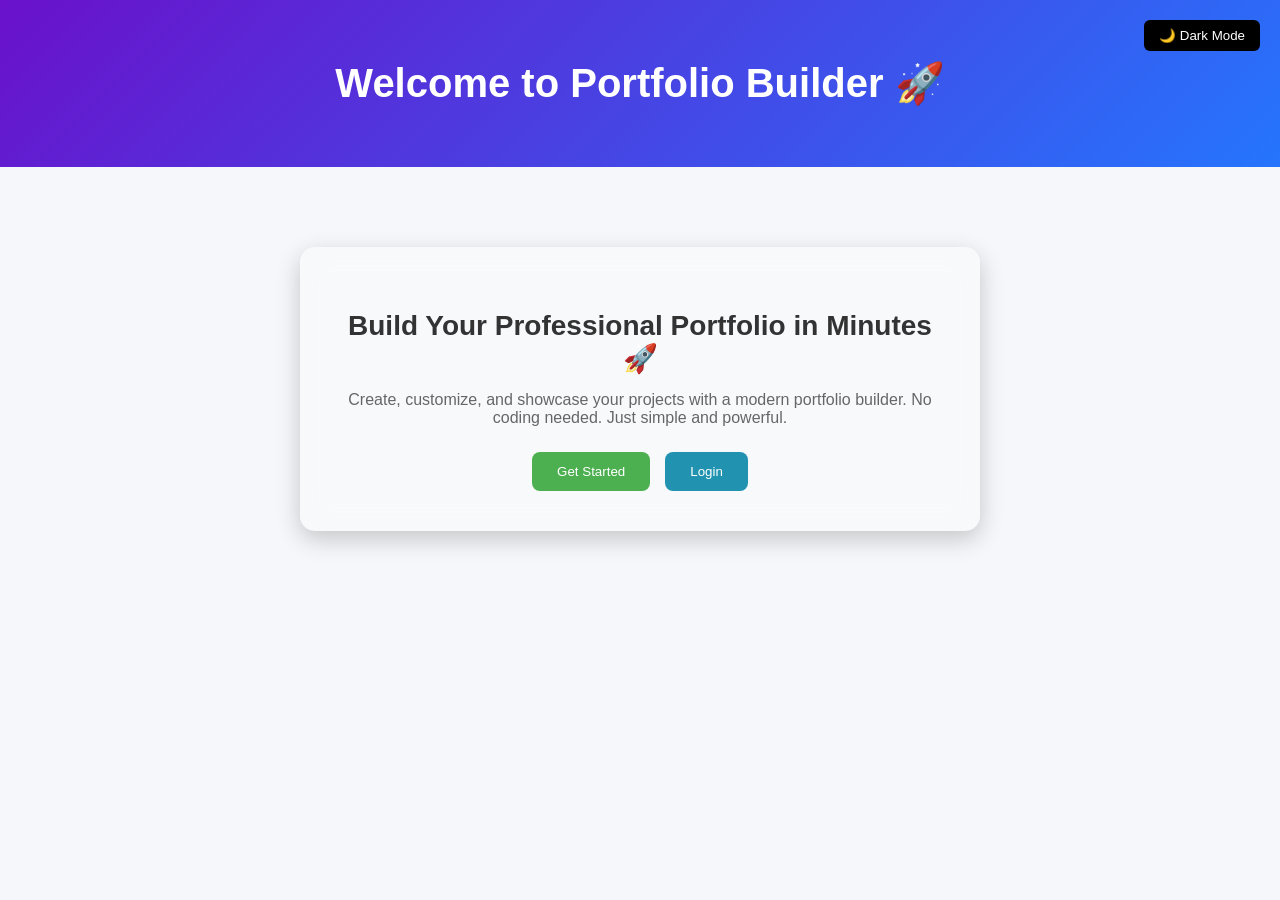
<file: index.html>
<!DOCTYPE html>
<html>
<head>
    <title>Portfolio Builder</title>

    <style>
        body {
            margin: 0;
            font-family: 'Segoe UI', Tahoma, Geneva, Verdana, sans-serif;
            background: #f5f7fa;
            transition: 0.3s;
        }

        /* HEADER */
        .header {
            position: relative;
            background: linear-gradient(135deg, #6a11cb, #2575fc);
            color: white;
            text-align: center;
            padding: 60px 20px;
        }

        .header h1 {
            margin: 0;
            font-size: 40px;
        }

        /* DARK MODE BUTTON */
        .toggle-btn {
            position: absolute;
            top: 20px;
            right: 20px;
            padding: 8px 15px;
            border: none;
            border-radius: 6px;
            background: black;
            color: white;
            cursor: pointer;
        }

        /* CONTAINER */
        .container {
            display: flex;
            justify-content: center;
            align-items: center;
            margin-top: 80px;
        }

        /* GLASS CARD */
        .glass-card {
            background: rgba(255, 255, 255, 0.3);
            padding: 40px;
            border-radius: 15px;
            backdrop-filter: blur(15px);
            box-shadow: 0 8px 25px rgba(0,0,0,0.2);
            text-align: center;
            width: 600px;
        }

        /* TEXT */
        .tagline {
            font-size: 28px;
            margin-bottom: 15px;
            color: #333;
        }

        .desc {
            font-size: 16px;
            color: #666;
            margin-bottom: 25px;
        }

        /* BUTTONS */
        .btn-group {
            display: flex;
            justify-content: center;
            gap: 15px;
        }

        .btn {
            padding: 12px 25px;
            border: none;
            border-radius: 8px;
            cursor: pointer;
            color: white;
        }

        .signup {
            background-color: #4CAF50;
        }

        .login {
            background-color: #2193b0;
        }

        .btn:hover {
            transform: scale(1.05);
        }

        /* DARK MODE */
        .dark-mode {
            background: #121212;
            color: white;
        }

        .dark-mode .header {
            background: linear-gradient(135deg, #232526, #414345);
        }

        .dark-mode .glass-card {
            background: rgba(255, 255, 255, 0.1);
        }

        .dark-mode .tagline,
        .dark-mode .desc {
            color: white;
        }

    </style>
</head>

<body>

    <div class="header">
        <h1>Welcome to Portfolio Builder 🚀</h1>
        <button class="toggle-btn" onclick="toggleDarkMode()">🌙 Dark Mode</button>
    </div>

    <div class="container">
        <div class="glass-card">

            <h2 class="tagline">Build Your Professional Portfolio in Minutes 🚀</h2>

            <p class="desc">
                Create, customize, and showcase your projects with a modern portfolio builder.
                No coding needed. Just simple and powerful.
            </p>

            <div class="btn-group">
                <a href="/signup"><button class="btn signup">Get Started</button></a>
                <a href="/login"><button class="btn login">Login</button></a>
            </div>

        </div>
    </div>

    <script>
        function toggleDarkMode() {
            document.body.classList.toggle("dark-mode");

            let btn = document.querySelector(".toggle-btn");

            if (document.body.classList.contains("dark-mode")) {
                btn.innerText = "☀️ Light Mode";
            } else {
                btn.innerText = "🌙 Dark Mode";
            }
        }
    </script>

<script>
window.onload = function() {
    document.querySelector(".glass-card").classList.add("show");
}
</script>

</body>
</html>
</file>
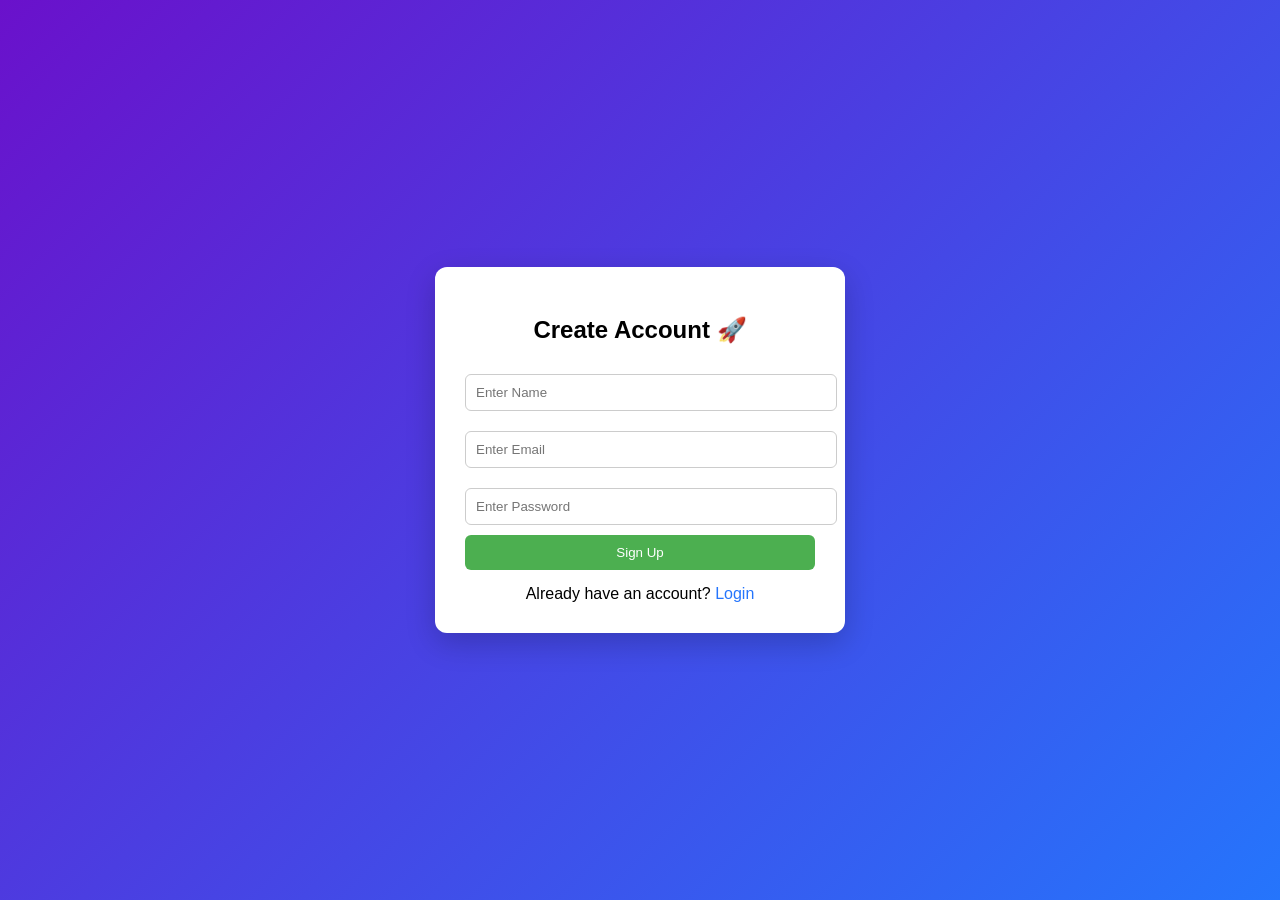
<file: signup.html>
<!DOCTYPE html>
<html>
<head>
    <title>Signup</title>

    <style>
        body {
            margin: 0;
            font-family: Arial;
            background: linear-gradient(135deg, #6a11cb, #2575fc);
            height: 100vh;
            display: flex;
            justify-content: center;
            align-items: center;
        }

        .form-card {
            background: white;
            padding: 30px;
            border-radius: 12px;
            width: 350px;
            box-shadow: 0 10px 30px rgba(0,0,0,0.2);
            text-align: center;
        }

        .form-card h2 {
            margin-bottom: 20px;
        }

        input {
            width: 100%;
            padding: 10px;
            margin: 10px 0;
            border-radius: 6px;
            border: 1px solid #ccc;
        }

        button {
            width: 100%;
            padding: 10px;
            border: none;
            background: #4CAF50;
            color: white;
            border-radius: 6px;
            cursor: pointer;
        }

        button:hover {
            background: #45a049;
        }

        .link {
            margin-top: 15px;
            display: block;
        }

        a {
            text-decoration: none;
            color: #2575fc;
        }
    </style>
</head>

<body>

    <div class="form-card">
        <h2>Create Account 🚀</h2>

        <form method="POST">
            <input type="text" name="name" placeholder="Enter Name" required>
            <input type="email" name="email" placeholder="Enter Email" required>
            <input type="password" name="password" placeholder="Enter Password" required>

            <button type="submit">Sign Up</button>
        </form>

        <div class="link">
            Already have an account? <a href="/login">Login</a>
        </div>
    </div>

</body>
</html>
</file>
